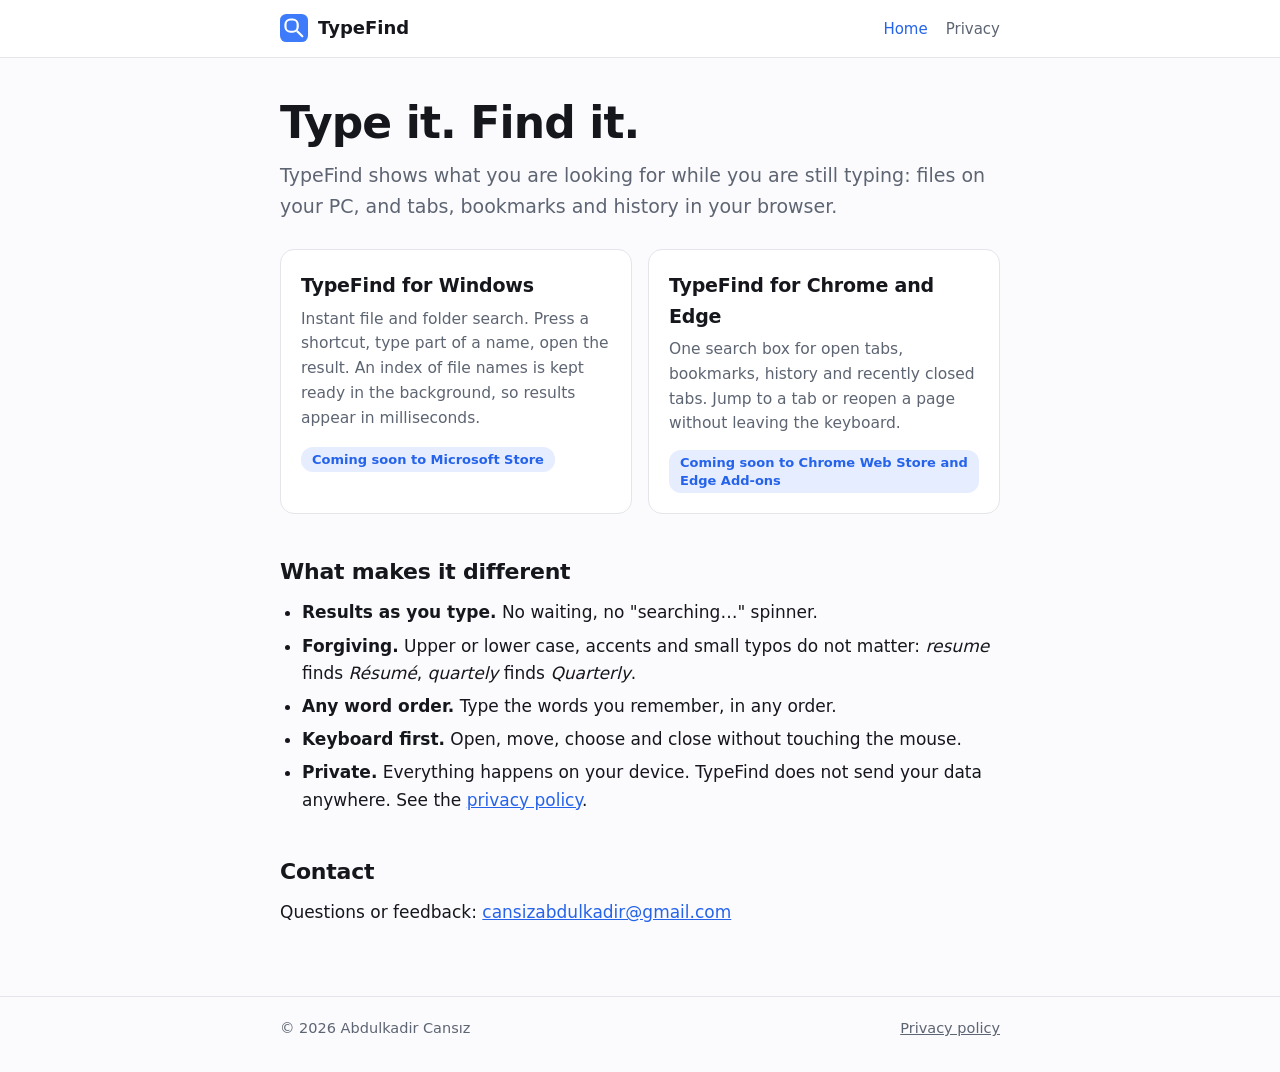
<file: index.html>
<!doctype html>
<html lang="en">
<head>
  <meta charset="utf-8">
  <meta name="viewport" content="width=device-width, initial-scale=1">
  <title>TypeFind – Type it. Find it.</title>
  <meta name="description" content="TypeFind finds your files, tabs, bookmarks and history the moment you type. Typo-tolerant, accent-insensitive, keyboard-first, and private.">
  <link rel="icon" href="icon.svg" type="image/svg+xml">
  <link rel="stylesheet" href="style.css">
</head>
<body>
  <header class="site">
    <div class="wrap">
      <a class="brand" href="./">
        <svg viewBox="0 0 128 128" aria-hidden="true"><rect width="128" height="128" rx="29" fill="#3E7BFA"/><rect x="25" y="25" width="56" height="56" rx="23" fill="none" stroke="#fff" stroke-width="10"/><path d="M80 80l22 22" stroke="#fff" stroke-width="10" stroke-linecap="round"/></svg>
        TypeFind
      </a>
      <nav><a href="./" aria-current="page">Home</a><a href="privacy.html">Privacy</a></nav>
    </div>
  </header>

  <main class="wrap">
    <h1>Type it. Find it.</h1>
    <p class="lead">TypeFind shows what you are looking for while you are still typing: files on your PC, and tabs, bookmarks and history in your browser.</p>

    <div class="cards">
      <section class="card">
        <h2>TypeFind for Windows</h2>
        <p>Instant file and folder search. Press a shortcut, type part of a name, open the result. An index of file names is kept ready in the background, so results appear in milliseconds.</p>
        <span class="pill">Coming soon to Microsoft Store</span>
      </section>
      <section class="card">
        <h2>TypeFind for Chrome and Edge</h2>
        <p>One search box for open tabs, bookmarks, history and recently closed tabs. Jump to a tab or reopen a page without leaving the keyboard.</p>
        <span class="pill">Coming soon to Chrome Web Store and Edge Add-ons</span>
      </section>
    </div>

    <h2>What makes it different</h2>
    <ul>
      <li><strong>Results as you type.</strong> No waiting, no "searching…" spinner.</li>
      <li><strong>Forgiving.</strong> Upper or lower case, accents and small typos do not matter: <em>resume</em> finds <em>Résumé</em>, <em>quartely</em> finds <em>Quarterly</em>.</li>
      <li><strong>Any word order.</strong> Type the words you remember, in any order.</li>
      <li><strong>Keyboard first.</strong> Open, move, choose and close without touching the mouse.</li>
      <li><strong>Private.</strong> Everything happens on your device. TypeFind does not send your data anywhere. See the <a href="privacy.html">privacy policy</a>.</li>
    </ul>

    <h2>Contact</h2>
    <p>Questions or feedback: <a href="mailto:cansizabdulkadir@gmail.com">cansizabdulkadir@gmail.com</a></p>
  </main>

  <footer class="site">
    <div class="wrap">
      <span>© 2026 Abdulkadir Cansız</span>
      <span><a href="privacy.html">Privacy policy</a></span>
    </div>
  </footer>
</body>
</html>
</file>
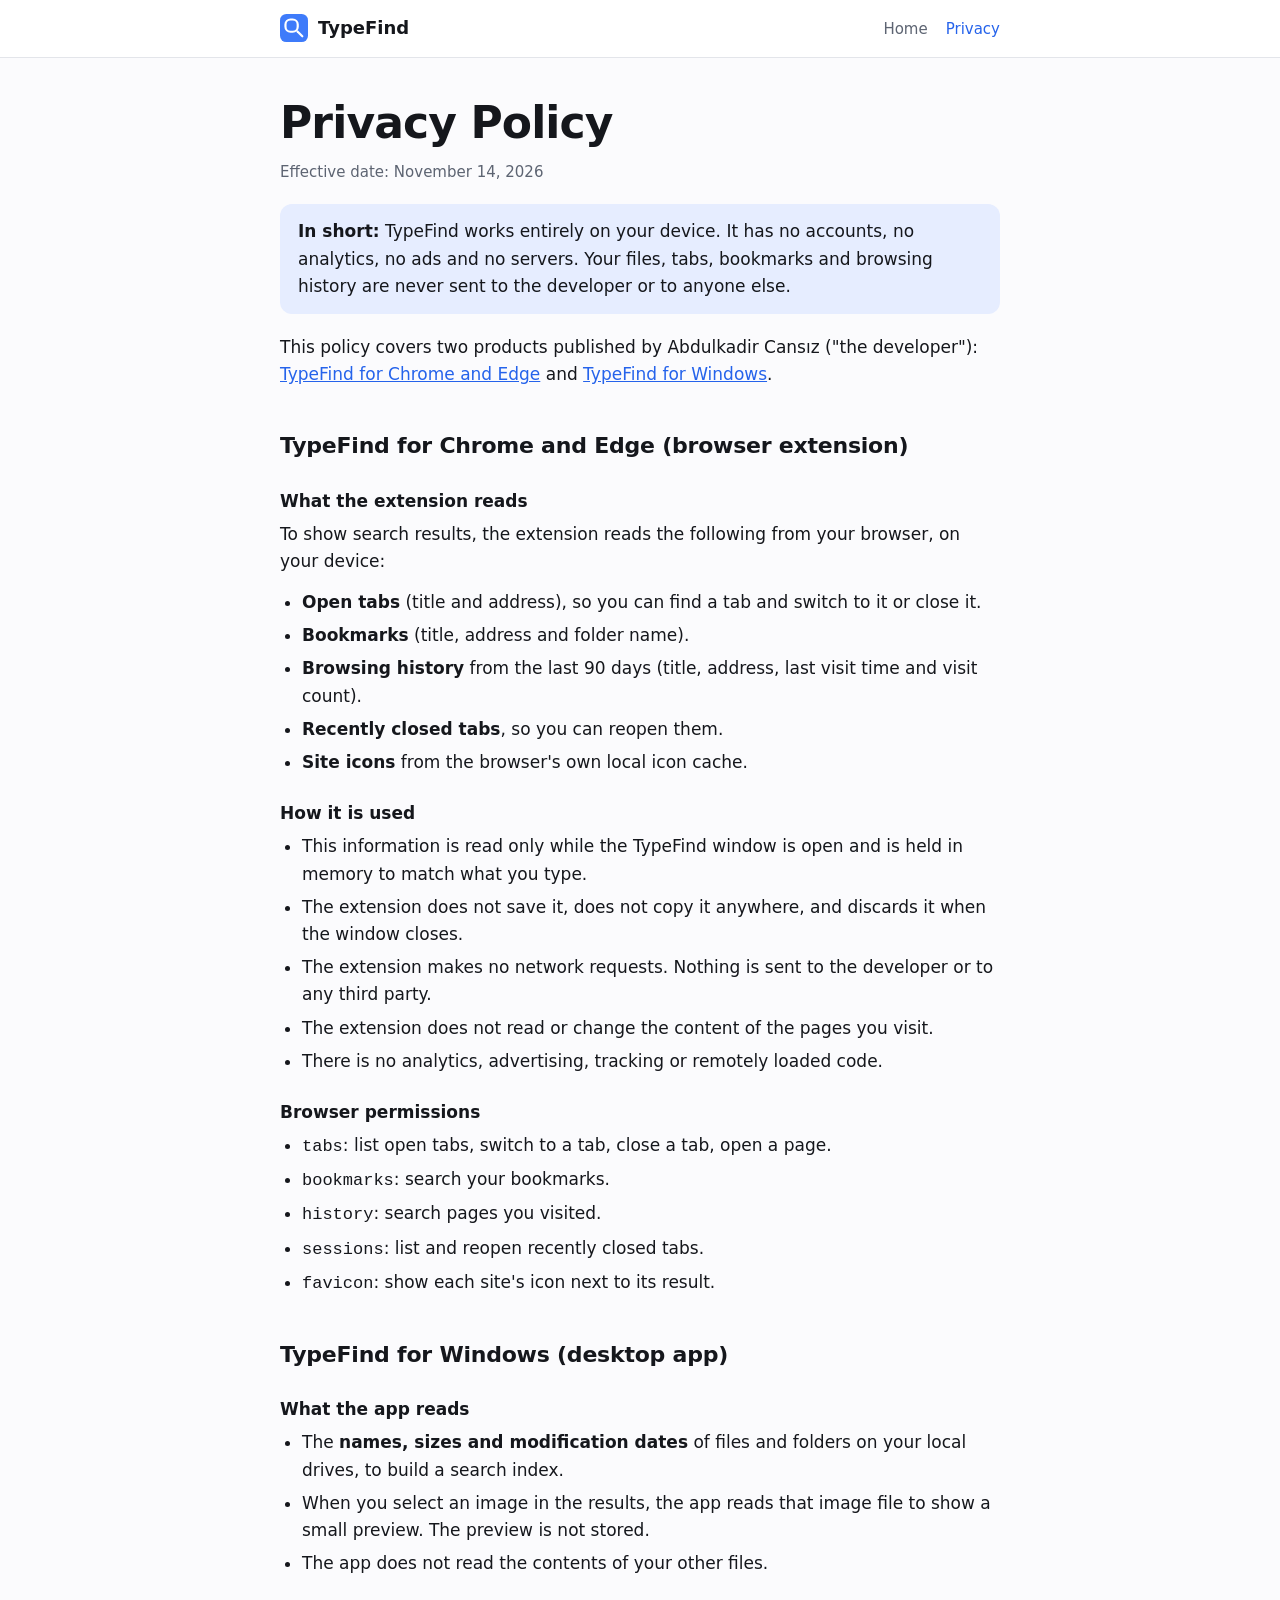
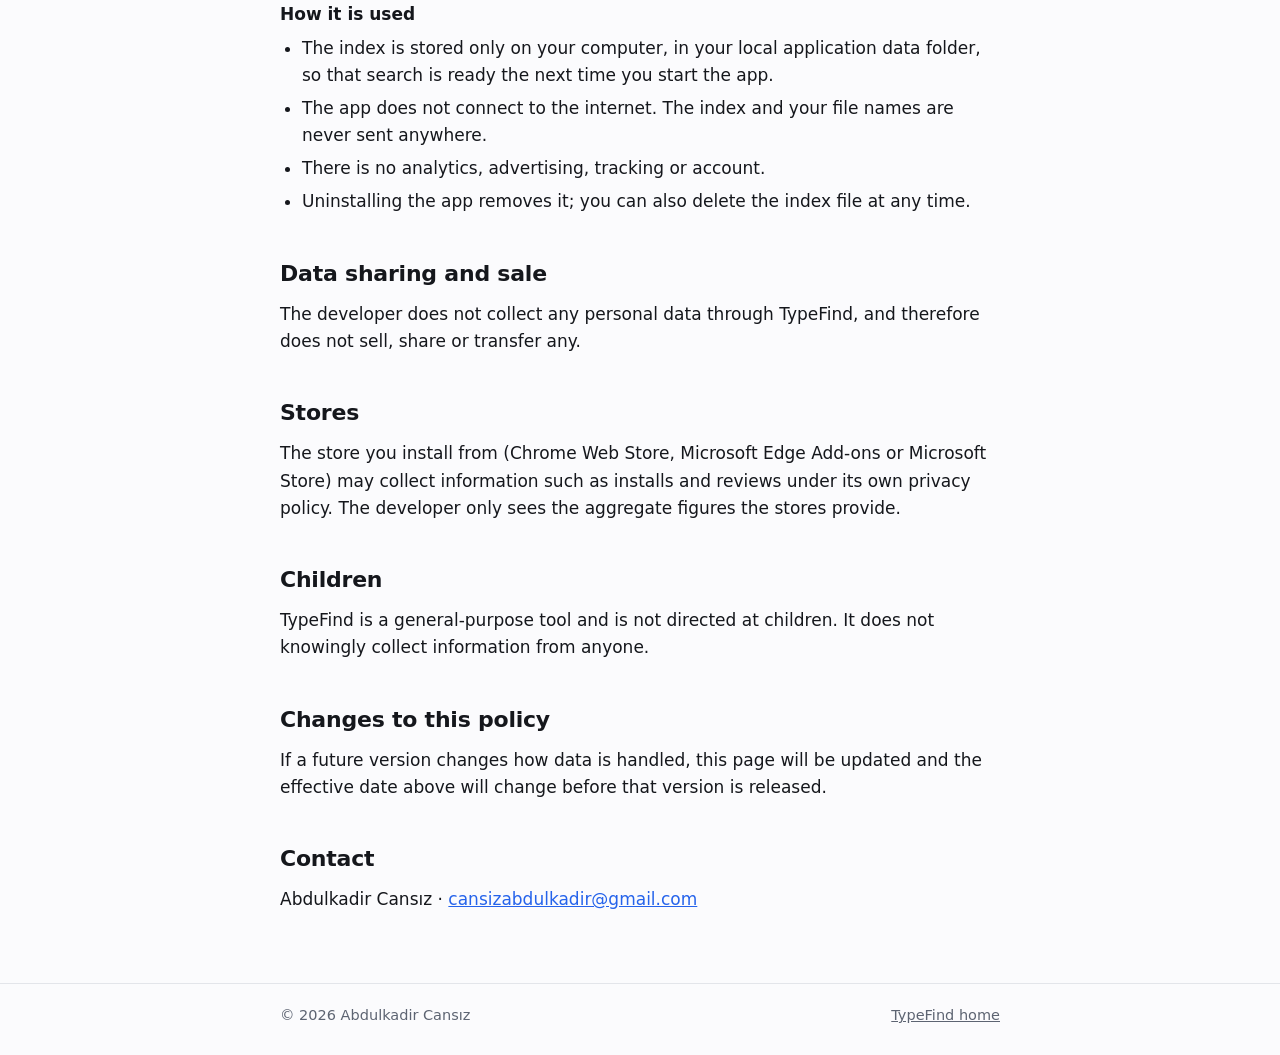
<file: privacy.html>
<!doctype html>
<html lang="en">
<head>
  <meta charset="utf-8">
  <meta name="viewport" content="width=device-width, initial-scale=1">
  <title>Privacy Policy – TypeFind</title>
  <meta name="description" content="TypeFind works entirely on your device. It does not collect, store on a server, sell or share your data.">
  <link rel="icon" href="icon.svg" type="image/svg+xml">
  <link rel="stylesheet" href="style.css">
</head>
<body>
  <header class="site">
    <div class="wrap">
      <a class="brand" href="./">
        <svg viewBox="0 0 128 128" aria-hidden="true"><rect width="128" height="128" rx="29" fill="#3E7BFA"/><rect x="25" y="25" width="56" height="56" rx="23" fill="none" stroke="#fff" stroke-width="10"/><path d="M80 80l22 22" stroke="#fff" stroke-width="10" stroke-linecap="round"/></svg>
        TypeFind
      </a>
      <nav><a href="./">Home</a><a href="privacy.html" aria-current="page">Privacy</a></nav>
    </div>
  </header>

  <main class="wrap">
    <h1>Privacy Policy</h1>
    <p class="meta">Effective date: November 14, 2026</p>

    <div class="note">
      <p><strong>In short:</strong> TypeFind works entirely on your device. It has no accounts, no analytics, no ads and no servers. Your files, tabs, bookmarks and browsing history are never sent to the developer or to anyone else.</p>
    </div>

    <p>This policy covers two products published by Abdulkadir Cansız ("the developer"): <a href="#browser">TypeFind for Chrome and Edge</a> and <a href="#windows">TypeFind for Windows</a>.</p>

    <h2 id="browser">TypeFind for Chrome and Edge (browser extension)</h2>

    <h3>What the extension reads</h3>
    <p>To show search results, the extension reads the following from your browser, on your device:</p>
    <ul>
      <li><strong>Open tabs</strong> (title and address), so you can find a tab and switch to it or close it.</li>
      <li><strong>Bookmarks</strong> (title, address and folder name).</li>
      <li><strong>Browsing history</strong> from the last 90 days (title, address, last visit time and visit count).</li>
      <li><strong>Recently closed tabs</strong>, so you can reopen them.</li>
      <li><strong>Site icons</strong> from the browser's own local icon cache.</li>
    </ul>

    <h3>How it is used</h3>
    <ul>
      <li>This information is read only while the TypeFind window is open and is held in memory to match what you type.</li>
      <li>The extension does not save it, does not copy it anywhere, and discards it when the window closes.</li>
      <li>The extension makes no network requests. Nothing is sent to the developer or to any third party.</li>
      <li>The extension does not read or change the content of the pages you visit.</li>
      <li>There is no analytics, advertising, tracking or remotely loaded code.</li>
    </ul>

    <h3>Browser permissions</h3>
    <ul>
      <li><code>tabs</code>: list open tabs, switch to a tab, close a tab, open a page.</li>
      <li><code>bookmarks</code>: search your bookmarks.</li>
      <li><code>history</code>: search pages you visited.</li>
      <li><code>sessions</code>: list and reopen recently closed tabs.</li>
      <li><code>favicon</code>: show each site's icon next to its result.</li>
    </ul>

    <h2 id="windows">TypeFind for Windows (desktop app)</h2>

    <h3>What the app reads</h3>
    <ul>
      <li>The <strong>names, sizes and modification dates</strong> of files and folders on your local drives, to build a search index.</li>
      <li>When you select an image in the results, the app reads that image file to show a small preview. The preview is not stored.</li>
      <li>The app does not read the contents of your other files.</li>
    </ul>

    <h3>How it is used</h3>
    <ul>
      <li>The index is stored only on your computer, in your local application data folder, so that search is ready the next time you start the app.</li>
      <li>The app does not connect to the internet. The index and your file names are never sent anywhere.</li>
      <li>There is no analytics, advertising, tracking or account.</li>
      <li>Uninstalling the app removes it; you can also delete the index file at any time.</li>
    </ul>

    <h2>Data sharing and sale</h2>
    <p>The developer does not collect any personal data through TypeFind, and therefore does not sell, share or transfer any.</p>

    <h2>Stores</h2>
    <p>The store you install from (Chrome Web Store, Microsoft Edge Add-ons or Microsoft Store) may collect information such as installs and reviews under its own privacy policy. The developer only sees the aggregate figures the stores provide.</p>

    <h2>Children</h2>
    <p>TypeFind is a general-purpose tool and is not directed at children. It does not knowingly collect information from anyone.</p>

    <h2>Changes to this policy</h2>
    <p>If a future version changes how data is handled, this page will be updated and the effective date above will change before that version is released.</p>

    <h2>Contact</h2>
    <p>Abdulkadir Cansız · <a href="mailto:cansizabdulkadir@gmail.com">cansizabdulkadir@gmail.com</a></p>
  </main>

  <footer class="site">
    <div class="wrap">
      <span>© 2026 Abdulkadir Cansız</span>
      <span><a href="./">TypeFind home</a></span>
    </div>
  </footer>
</body>
</html>
</file>
<file: style.css>
:root {
  color-scheme: light dark;
  --bg: #fbfbfd;
  --panel: #ffffff;
  --line: #e3e5ea;
  --text: #15171c;
  --muted: #5d6472;
  --accent: #2563eb;
  --accent-soft: #e6edff;
}
@media (prefers-color-scheme: dark) {
  :root {
    --bg: #15161a;
    --panel: #1d1f25;
    --line: #2f323b;
    --text: #f1f2f5;
    --muted: #a1a7b4;
    --accent: #7aa2ff;
    --accent-soft: #22335c;
  }
}
* { box-sizing: border-box; }
html { -webkit-text-size-adjust: 100%; }
body {
  margin: 0;
  background: var(--bg);
  color: var(--text);
  font: 17px/1.6 system-ui, -apple-system, "Segoe UI", Roboto, sans-serif;
}
.wrap { max-width: 760px; margin: 0 auto; padding: 0 20px; }
header.site { border-bottom: 1px solid var(--line); background: var(--panel); }
header.site .wrap { display: flex; align-items: center; justify-content: space-between; gap: 16px; padding-top: 14px; padding-bottom: 14px; }
.brand { display: flex; align-items: center; gap: 10px; font-weight: 700; font-size: 18px; color: var(--text); text-decoration: none; }
.brand svg { width: 28px; height: 28px; flex: none; }
nav a { color: var(--muted); text-decoration: none; margin-left: 18px; font-size: 15px; }
nav a:hover, nav a[aria-current="page"] { color: var(--accent); }
a { color: var(--accent); }
main.wrap { padding-top: 40px; padding-bottom: 56px; }
h1 { font-size: clamp(30px, 6vw, 44px); line-height: 1.15; margin: 0 0 12px; letter-spacing: -0.02em; text-wrap: balance; }
h2 { font-size: 22px; margin: 40px 0 10px; letter-spacing: -0.01em; }
h3 { font-size: 17px; margin: 24px 0 6px; }
p, ul { margin: 0 0 14px; }
ul { padding-left: 22px; }
li { margin-bottom: 6px; }
.lead { font-size: 19px; color: var(--muted); max-width: 60ch; }
.cards { display: grid; grid-template-columns: repeat(auto-fit, minmax(260px, 1fr)); gap: 16px; margin: 28px 0 8px; }
.card { background: var(--panel); border: 1px solid var(--line); border-radius: 14px; padding: 20px; }
.card h2 { margin: 0 0 6px; font-size: 19px; }
.card p { color: var(--muted); font-size: 15.5px; }
.pill { display: inline-block; font-size: 13px; font-weight: 600; color: var(--accent); background: var(--accent-soft); border-radius: 12px; padding: 4px 11px; line-height: 1.35; }
.note { background: var(--accent-soft); border-radius: 12px; padding: 14px 18px; margin: 20px 0; }
.note p:last-child { margin-bottom: 0; }
.meta { color: var(--muted); font-size: 15px; }
footer.site { border-top: 1px solid var(--line); color: var(--muted); font-size: 14.5px; }
footer.site .wrap { padding-top: 20px; padding-bottom: 32px; display: flex; flex-wrap: wrap; gap: 6px 20px; justify-content: space-between; }
footer.site a { color: var(--muted); }
</file>
